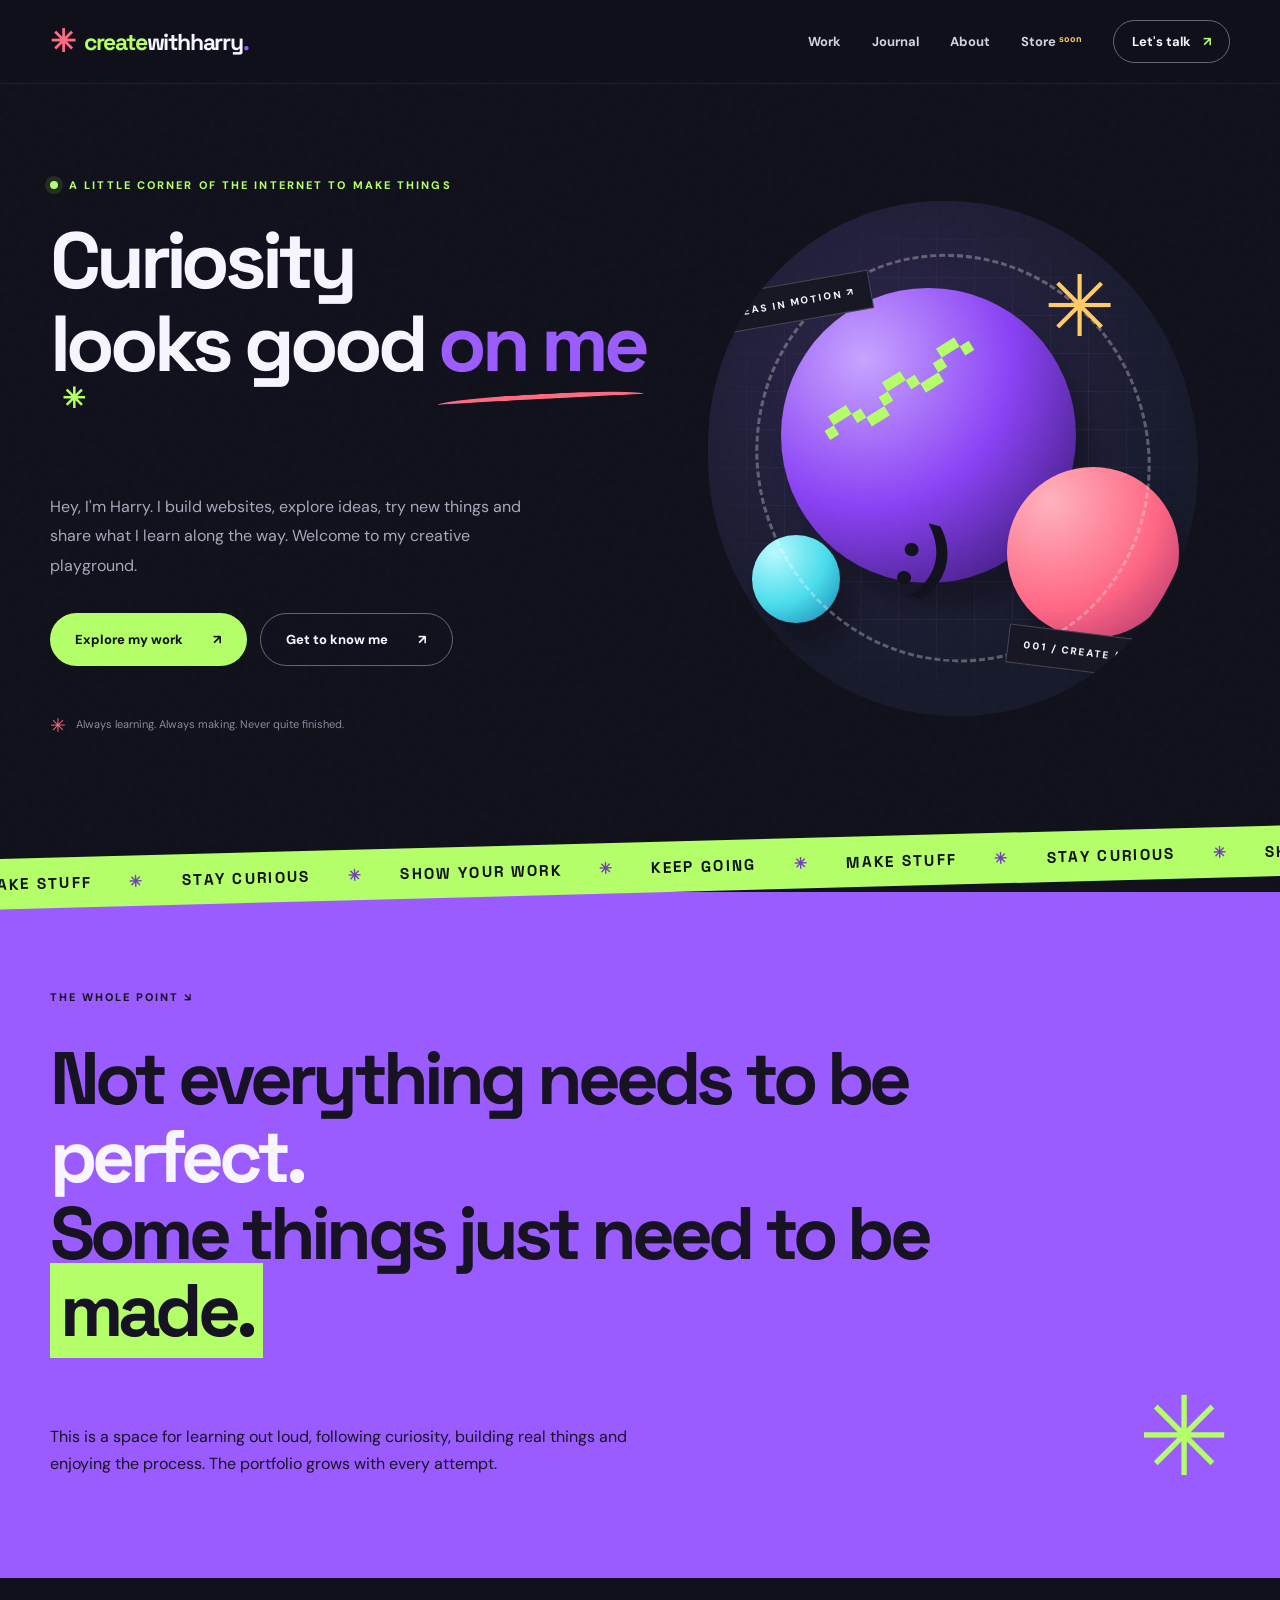
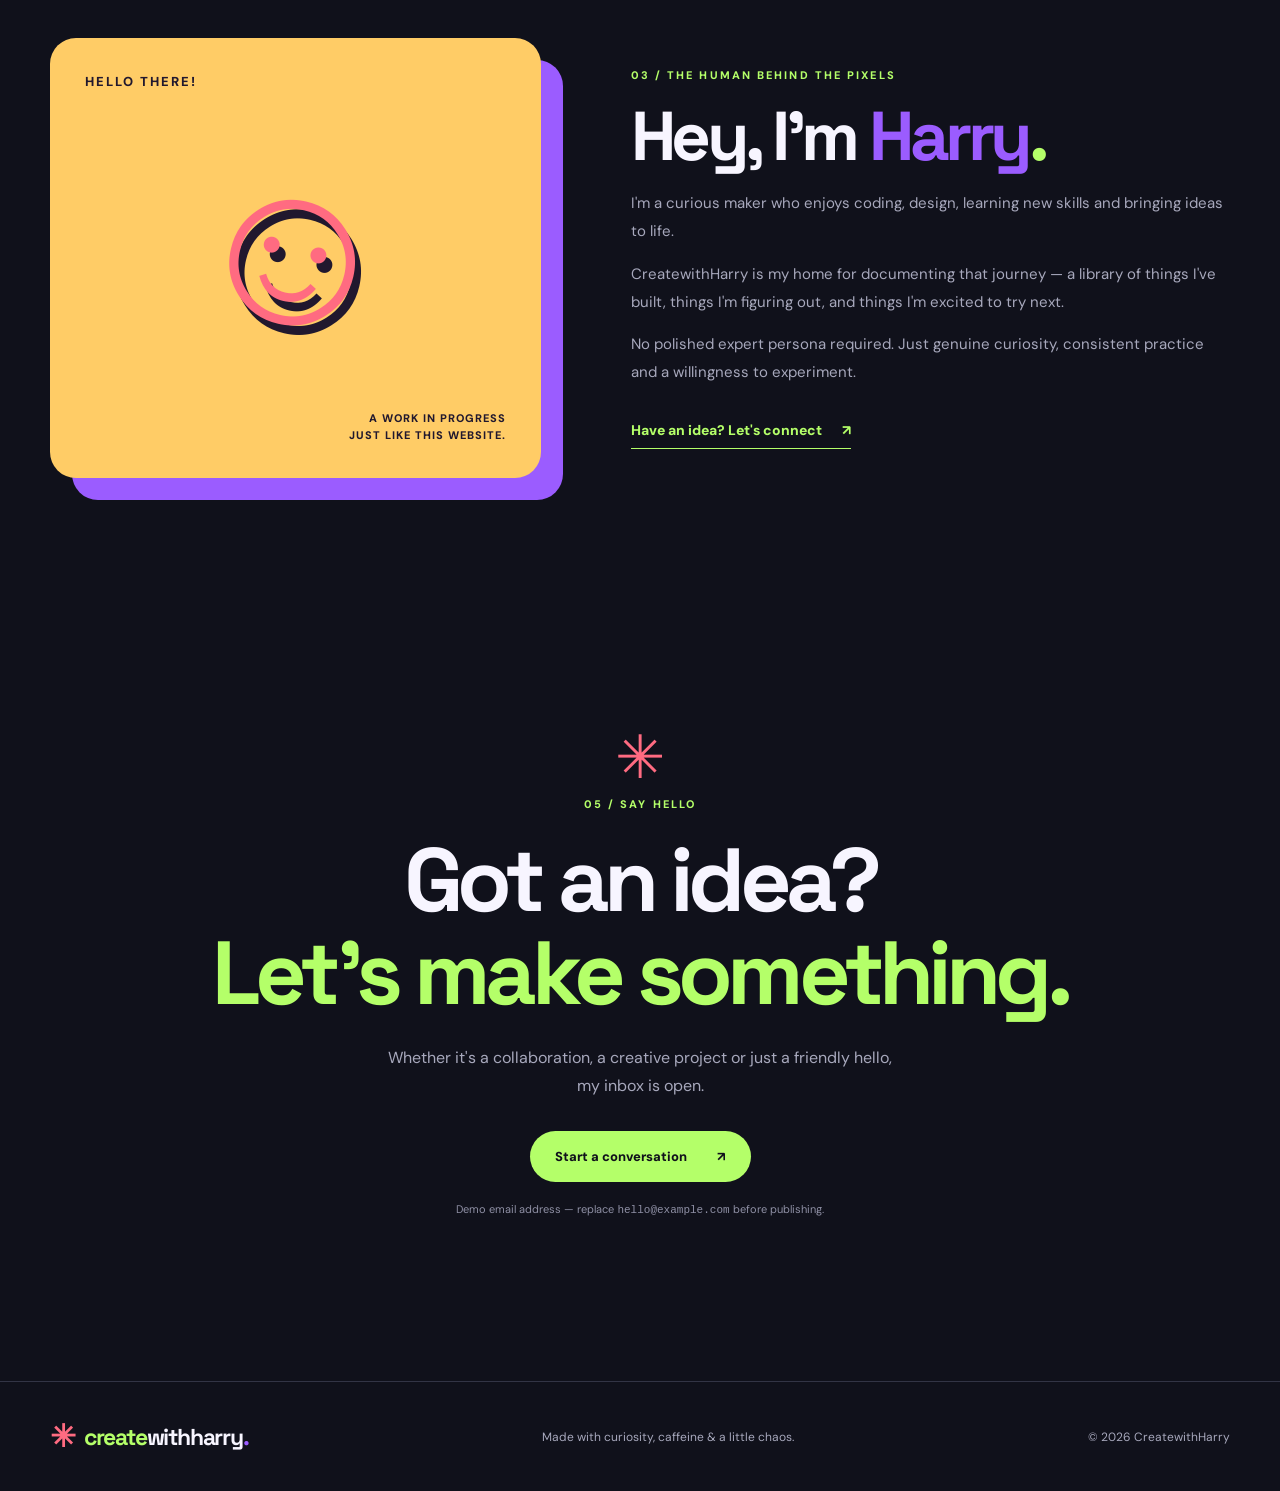
<file: index.html>
<!DOCTYPE html>

<html lang="en">
<head>
<meta charset="utf-8"/>
<meta content="width=device-width, initial-scale=1" name="viewport"/>
<meta content="#10111B" name="theme-color"/>
<meta content="CreatewithHarry — a creative playground for projects, experiments and ideas." name="description"/>
<title>Home — CreatewithHarry</title>
<link href="https://fonts.googleapis.com" rel="preconnect"/>
<link crossorigin="" href="https://fonts.gstatic.com" rel="preconnect"/>
<link href="https://fonts.googleapis.com/css2?family=DM+Sans:wght@400;500;600;700&amp;family=Space+Grotesk:wght@400;500;600;700&amp;display=swap" rel="stylesheet"/>
<link href="styles.css" rel="stylesheet">
<script defer="" src="script.js"></script>
</link></head>
<body>
<div aria-hidden="true" class="noise"></div>
<header class="site-header">
<div class="container nav-wrap">
<a aria-label="CreatewithHarry home" class="brand" href="index.html"><span class="brand-mark">✳</span><span>create<span class="brand-white">withharry</span><span class="brand-dot">.</span></span></a>
<button aria-controls="site-nav" aria-expanded="false" aria-label="Toggle navigation" class="menu-toggle"><span></span><span></span></button>
<nav aria-label="Main navigation" class="nav" id="site-nav"><a href="work.html">Work</a><a href="journal.html">Journal</a><a href="index.html#about">About</a><a href="store.html">Store <span class="soon">soon</span></a><a class="nav-contact" href="index.html#contact">Let's talk <span>↗</span></a></nav>
</div>
</header>
<main><section class="hero container" id="home">
<div class="hero-copy reveal">
<div class="eyebrow"><span class="status-dot"></span> A LITTLE CORNER OF THE INTERNET TO MAKE THINGS</div>
<h1>Curiosity<br/>looks good <span class="scribble">on me<span class="scribble-line"></span></span><span class="heading-star">✳</span></h1>
<p>Hey, I'm Harry. I build websites, explore ideas, try new things and share what I learn along the way. Welcome to my creative playground.</p>
<div class="hero-actions"><a class="btn btn-lime" href="work.html">Explore my work <span>↗</span></a><a class="btn btn-outline" href="index.html#about">Get to know me <span>↗</span></a></div>
<div class="hero-footnote"><span class="mini-asterisk">✳</span> Always learning. Always making. Never quite finished.</div>
</div>
<div aria-label="Abstract colourful creative illustration" class="hero-art reveal">
<div class="art-grid"></div><div class="orb orb-purple"></div><div class="orb orb-pink"></div><div class="orb orb-cyan"></div><div class="art-ring"></div><div class="art-squiggle">〰</div><div class="art-flower">✳</div><div class="art-label label-top">IDEAS IN MOTION ↗</div><div class="art-label label-bottom">001 / CREATE / EXPLORE</div><div class="art-smile">:)</div>
</div>
</section><div aria-hidden="true" class="ticker"><div class="ticker-track">MAKE STUFF <span>✳</span> STAY CURIOUS <span>✳</span> SHOW YOUR WORK <span>✳</span> KEEP GOING <span>✳</span> MAKE STUFF <span>✳</span> STAY CURIOUS <span>✳</span> SHOW YOUR WORK <span>✳</span> KEEP GOING <span>✳</span></div></div><section class="manifesto"><div class="container manifesto-inner reveal"><span class="manifesto-label">THE WHOLE POINT ↘</span><h2>Not everything needs to be <span>perfect.</span><br/>Some things just need to be <i>made.</i></h2><div class="manifesto-bottom"><p>This is a space for learning out loud, following curiosity, building real things and enjoying the process. The portfolio grows with every attempt.</p><span class="manifesto-icon">✳</span></div></div></section><section class="section container about-section" id="about"><div class="about-art reveal"><div class="about-art-inner"><span class="about-art-hello">HELLO THERE!</span><span class="about-art-symbol">☺</span><span class="about-art-caption">A WORK IN PROGRESS<br/>JUST LIKE THIS WEBSITE.</span></div></div><div class="about-copy reveal"><div class="section-kicker">03 / THE HUMAN BEHIND THE PIXELS</div><h2>Hey, I'm <em>Harry<span>.</span></em></h2><p>I'm a curious maker who enjoys coding, design, learning new skills and bringing ideas to life.</p><p>CreatewithHarry is my home for documenting that journey — a library of things I've built, things I'm figuring out, and things I'm excited to try next.</p><p>No polished expert persona required. Just genuine curiosity, consistent practice and a willingness to experiment.</p><a class="text-link" href="index.html#contact">Have an idea? Let's connect <span>↗</span></a></div></section><section class="contact-section container reveal" id="contact"><div class="contact-spark">✳</div><div class="section-kicker">05 / SAY HELLO</div><h2>Got an idea?<br/><span>Let's make something.</span></h2><p>Whether it's a collaboration, a creative project or just a friendly hello, my inbox is open.</p><a class="btn btn-lime" href="mailto:hello@example.com?subject=Hello%20CreatewithHarry">Start a conversation <span>↗</span></a><p class="email-warning">Demo email address — replace <code>hello@example.com</code> before publishing.</p></section></main>
<footer class="footer"><div class="container footer-inner"><a class="brand" href="index.html"><span class="brand-mark">✳</span><span>create<span class="brand-white">withharry</span><span class="brand-dot">.</span></span></a><p>Made with curiosity, caffeine &amp; a little chaos.</p><span>© <span id="year"></span> CreatewithHarry</span></div></footer>
<button aria-label="Back to top" class="back-top">↑</button>
</body>
</html>
</file>
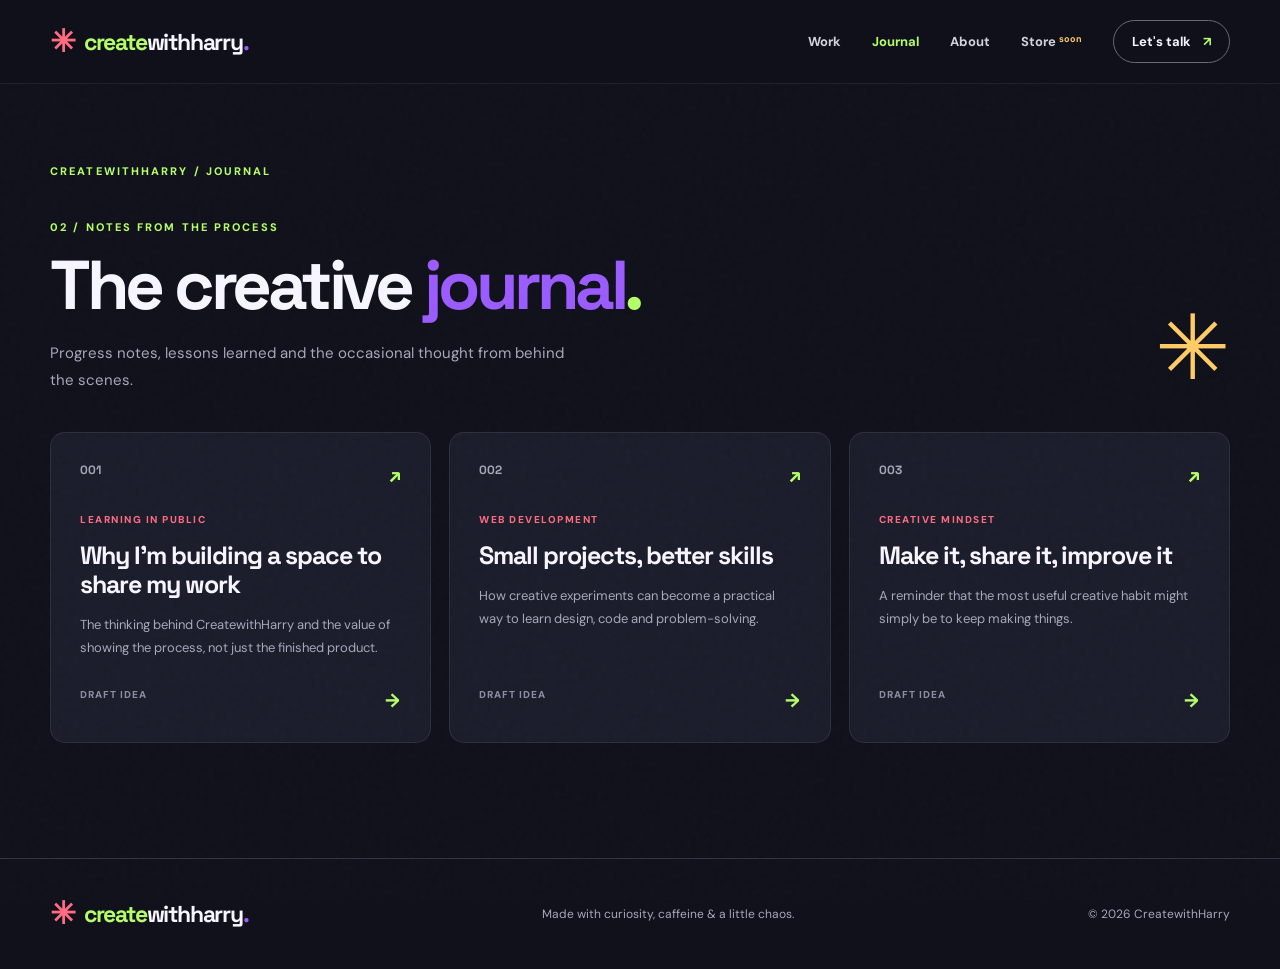
<file: journal.html>
<!DOCTYPE html>

<html lang="en">
<head>
<meta charset="utf-8"/>
<meta content="width=device-width, initial-scale=1" name="viewport"/>
<meta content="#10111B" name="theme-color"/>
<meta content="CreatewithHarry — a creative playground for projects, experiments and ideas." name="description"/>
<title>Journal — CreatewithHarry</title>
<link href="https://fonts.googleapis.com" rel="preconnect"/>
<link crossorigin="" href="https://fonts.gstatic.com" rel="preconnect"/>
<link href="https://fonts.googleapis.com/css2?family=DM+Sans:wght@400;500;600;700&amp;family=Space+Grotesk:wght@400;500;600;700&amp;display=swap" rel="stylesheet"/>
<link href="styles.css" rel="stylesheet"/>
<script defer="" src="script.js"></script>
</head>
<body>
<div aria-hidden="true" class="noise"></div>
<header class="site-header">
<div class="container nav-wrap">
<a aria-label="CreatewithHarry home" class="brand" href="index.html"><span class="brand-mark">✳</span><span>create<span class="brand-white">withharry</span><span class="brand-dot">.</span></span></a>
<button aria-controls="site-nav" aria-expanded="false" aria-label="Toggle navigation" class="menu-toggle"><span></span><span></span></button>
<nav aria-label="Main navigation" class="nav" id="site-nav"><a href="work.html">Work</a><a aria-current="page" href="journal.html">Journal</a><a href="index.html#about">About</a><a href="store.html">Store <span class="soon">soon</span></a><a class="nav-contact" href="index.html#contact">Let's talk <span>↗</span></a></nav>
</div>
</header>
<main><div class="page-intro container"><span class="section-kicker">CREATEWITHHARRY / JOURNAL</span></div><section class="section container journal-section" id="journal"><div class="section-top reveal"><div><div class="section-kicker">02 / NOTES FROM THE PROCESS</div><h2>The creative <em>journal<span>.</span></em></h2><p class="section-description">Progress notes, lessons learned and the occasional thought from behind the scenes.</p></div><span class="section-decoration yellow">✳</span></div><div class="journal-grid"><article class="journal-card reveal"><span class="journal-index">001 <span>↗</span></span><span class="journal-category">LEARNING IN PUBLIC</span><h3>Why I'm building a space to share my work</h3><p>The thinking behind CreatewithHarry and the value of showing the process, not just the finished product.</p><span class="journal-bottom">DRAFT IDEA <span>→</span></span></article><article class="journal-card reveal"><span class="journal-index">002 <span>↗</span></span><span class="journal-category">WEB DEVELOPMENT</span><h3>Small projects, better skills</h3><p>How creative experiments can become a practical way to learn design, code and problem-solving.</p><span class="journal-bottom">DRAFT IDEA <span>→</span></span></article><article class="journal-card reveal"><span class="journal-index">003 <span>↗</span></span><span class="journal-category">CREATIVE MINDSET</span><h3>Make it, share it, improve it</h3><p>A reminder that the most useful creative habit might simply be to keep making things.</p><span class="journal-bottom">DRAFT IDEA <span>→</span></span></article></div></section></main>
<footer class="footer"><div class="container footer-inner"><a class="brand" href="index.html"><span class="brand-mark">✳</span><span>create<span class="brand-white">withharry</span><span class="brand-dot">.</span></span></a><p>Made with curiosity, caffeine &amp; a little chaos.</p><span>© <span id="year"></span> CreatewithHarry</span></div></footer>
<button aria-label="Back to top" class="back-top">↑</button>
</body>
</html>
</file>
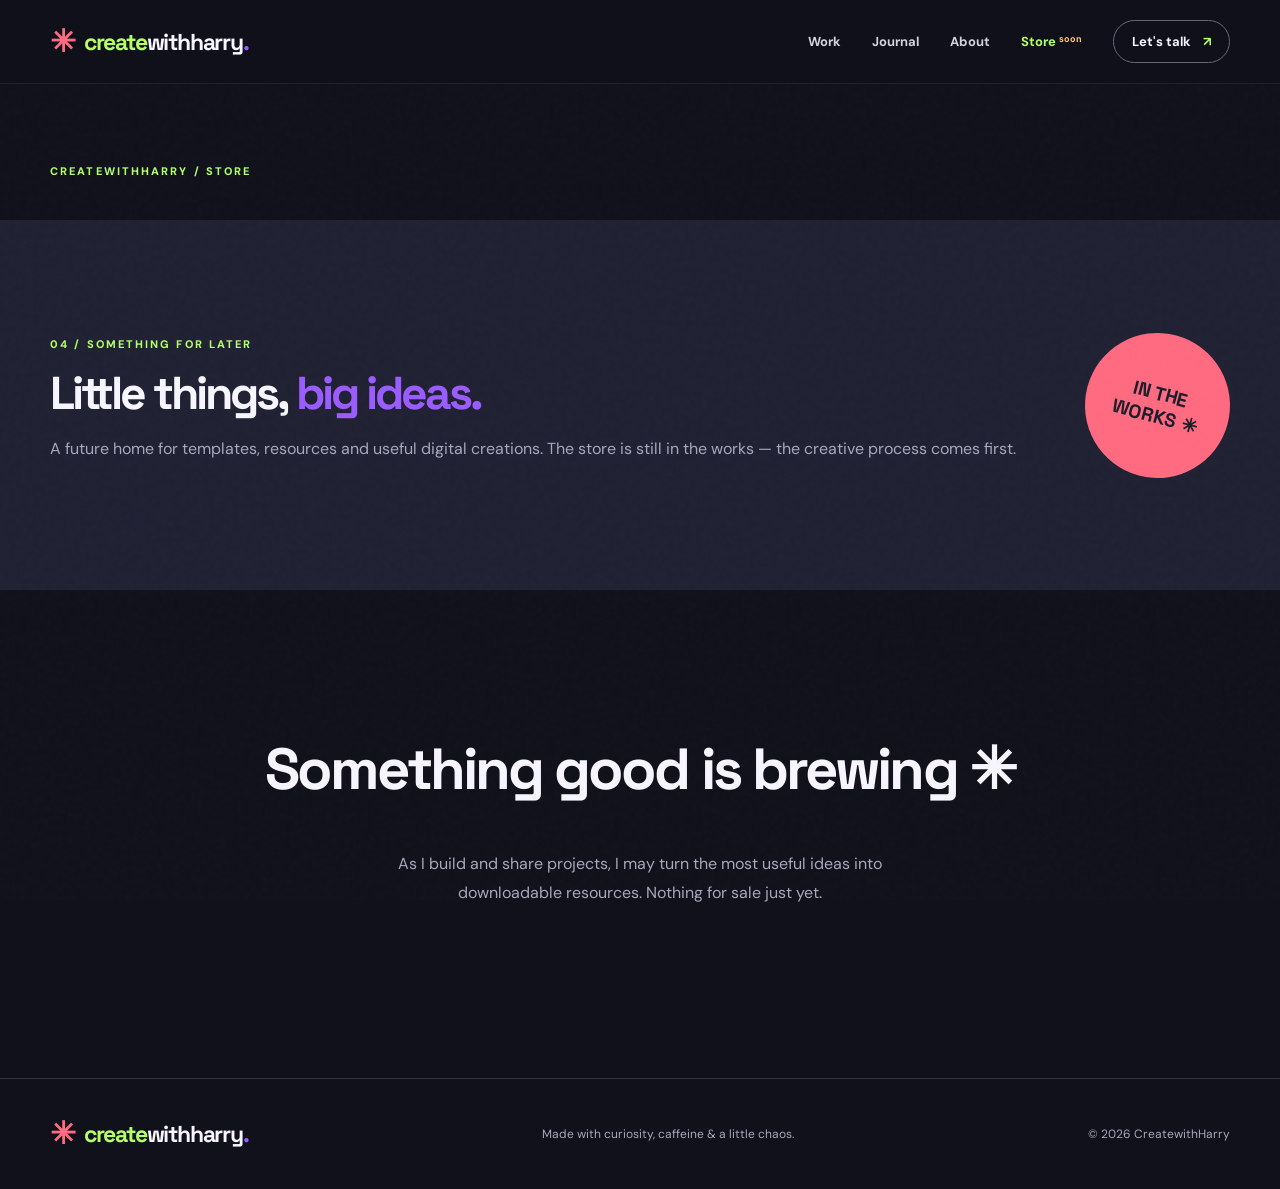
<file: store.html>
<!DOCTYPE html>

<html lang="en">
<head>
<meta charset="utf-8"/>
<meta content="width=device-width, initial-scale=1" name="viewport"/>
<meta content="#10111B" name="theme-color"/>
<meta content="CreatewithHarry — a creative playground for projects, experiments and ideas." name="description"/>
<title>Store — CreatewithHarry</title>
<link href="https://fonts.googleapis.com" rel="preconnect"/>
<link crossorigin="" href="https://fonts.gstatic.com" rel="preconnect"/>
<link href="https://fonts.googleapis.com/css2?family=DM+Sans:wght@400;500;600;700&amp;family=Space+Grotesk:wght@400;500;600;700&amp;display=swap" rel="stylesheet"/>
<link href="styles.css" rel="stylesheet"/>
<script defer="" src="script.js"></script>
</head>
<body>
<div aria-hidden="true" class="noise"></div>
<header class="site-header">
<div class="container nav-wrap">
<a aria-label="CreatewithHarry home" class="brand" href="index.html"><span class="brand-mark">✳</span><span>create<span class="brand-white">withharry</span><span class="brand-dot">.</span></span></a>
<button aria-controls="site-nav" aria-expanded="false" aria-label="Toggle navigation" class="menu-toggle"><span></span><span></span></button>
<nav aria-label="Main navigation" class="nav" id="site-nav"><a href="work.html">Work</a><a href="journal.html">Journal</a><a href="index.html#about">About</a><a aria-current="page" href="store.html">Store <span class="soon">soon</span></a><a class="nav-contact" href="index.html#contact">Let's talk <span>↗</span></a></nav>
</div>
</header>
<main><div class="page-intro container"><span class="section-kicker">CREATEWITHHARRY / STORE</span></div><section class="store-strip store-page" id="store"><div class="container store-inner reveal"><div><span class="section-kicker">04 / SOMETHING FOR LATER</span><h2>Little things, <em>big ideas.</em></h2><p>A future home for templates, resources and useful digital creations. The store is still in the works — the creative process comes first.</p></div><span class="store-sticker">IN THE<br/>WORKS ✳</span></div></section><section class="container store-message reveal"><h2>Something good is brewing ✳</h2><p>As I build and share projects, I may turn the most useful ideas into downloadable resources. Nothing for sale just yet.</p></section></main>
<footer class="footer"><div class="container footer-inner"><a class="brand" href="index.html"><span class="brand-mark">✳</span><span>create<span class="brand-white">withharry</span><span class="brand-dot">.</span></span></a><p>Made with curiosity, caffeine &amp; a little chaos.</p><span>© <span id="year"></span> CreatewithHarry</span></div></footer>
<button aria-label="Back to top" class="back-top">↑</button>
</body>
</html>
</file>
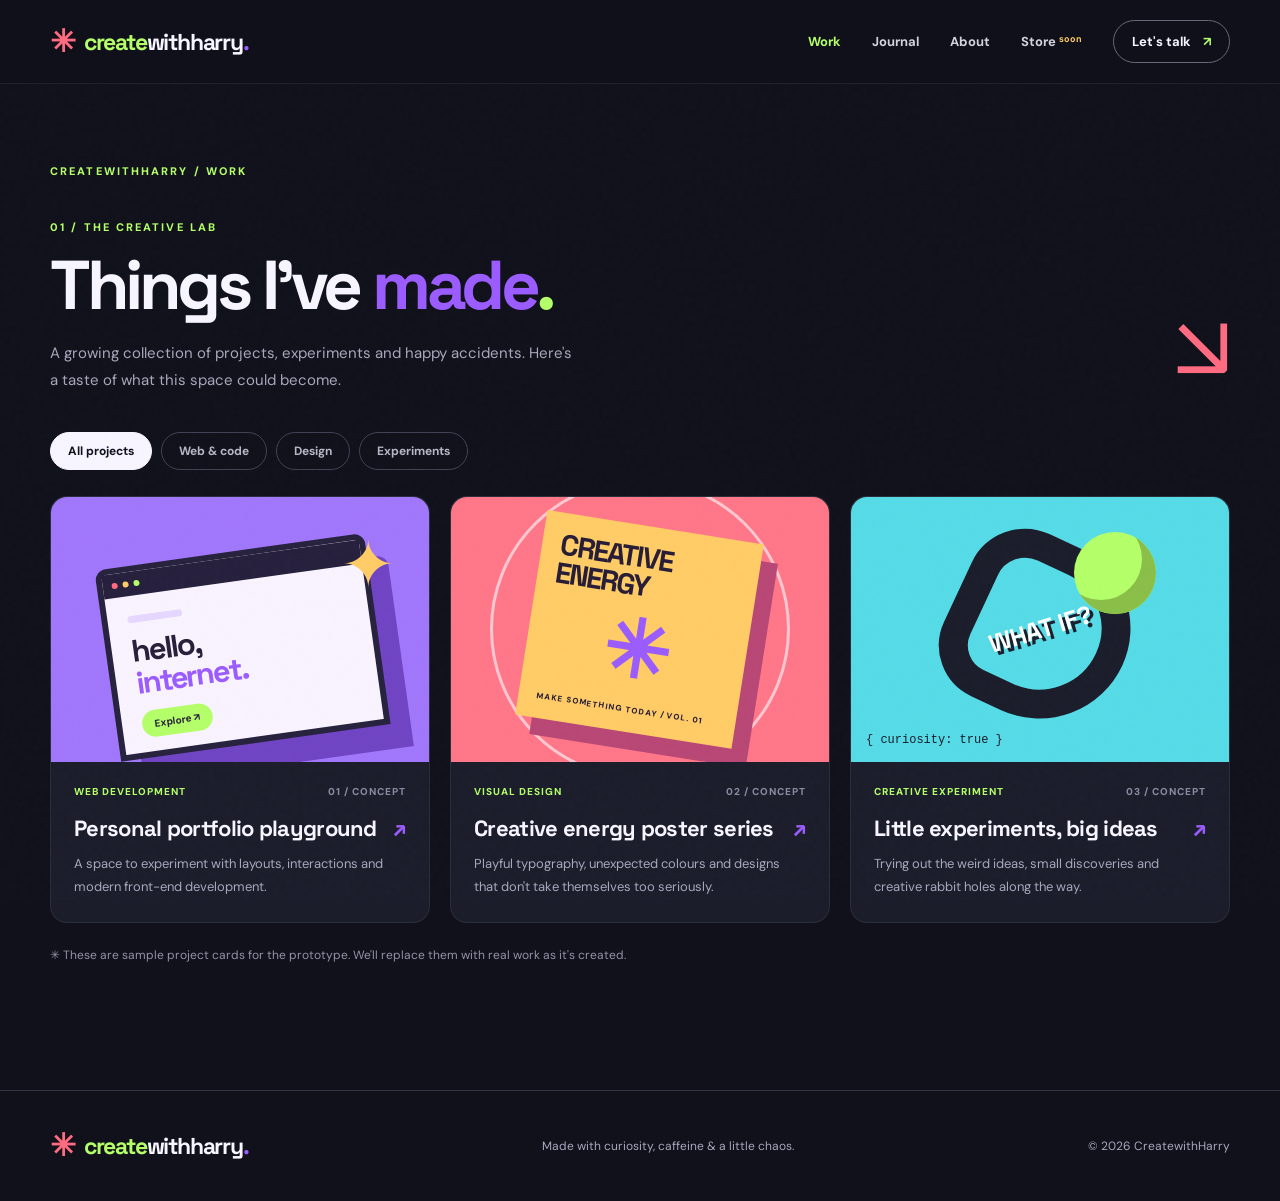
<file: work.html>
<!DOCTYPE html>

<html lang="en">
<head>
<meta charset="utf-8"/>
<meta content="width=device-width, initial-scale=1" name="viewport"/>
<meta content="#10111B" name="theme-color"/>
<meta content="CreatewithHarry — a creative playground for projects, experiments and ideas." name="description"/>
<title>Work — CreatewithHarry</title>
<link href="https://fonts.googleapis.com" rel="preconnect"/>
<link crossorigin="" href="https://fonts.gstatic.com" rel="preconnect"/>
<link href="https://fonts.googleapis.com/css2?family=DM+Sans:wght@400;500;600;700&amp;family=Space+Grotesk:wght@400;500;600;700&amp;display=swap" rel="stylesheet"/>
<link href="styles.css" rel="stylesheet"/>
<script defer="" src="script.js"></script>
</head>
<body>
<div aria-hidden="true" class="noise"></div>
<header class="site-header">
<div class="container nav-wrap">
<a aria-label="CreatewithHarry home" class="brand" href="index.html"><span class="brand-mark">✳</span><span>create<span class="brand-white">withharry</span><span class="brand-dot">.</span></span></a>
<button aria-controls="site-nav" aria-expanded="false" aria-label="Toggle navigation" class="menu-toggle"><span></span><span></span></button>
<nav aria-label="Main navigation" class="nav" id="site-nav"><a aria-current="page" href="work.html">Work</a><a href="journal.html">Journal</a><a href="index.html#about">About</a><a href="store.html">Store <span class="soon">soon</span></a><a class="nav-contact" href="index.html#contact">Let's talk <span>↗</span></a></nav>
</div>
</header>
<main><div class="page-intro container"><span class="section-kicker">CREATEWITHHARRY / WORK</span></div><section class="section container" id="work">
<div class="section-top reveal"><div><div class="section-kicker">01 / THE CREATIVE LAB</div><h2>Things I've <em>made<span>.</span></em></h2><p class="section-description">A growing collection of projects, experiments and happy accidents. Here's a taste of what this space could become.</p></div><span class="section-decoration">↘</span></div>
<div aria-label="Filter projects" class="filters" role="group"><button aria-pressed="true" class="filter active" data-filter="all">All projects</button><button aria-pressed="false" class="filter" data-filter="web">Web &amp; code</button><button aria-pressed="false" class="filter" data-filter="design">Design</button><button aria-pressed="false" class="filter" data-filter="experiments">Experiments</button></div>
<div class="projects-grid">
<article class="project-card reveal" data-category="web"><div class="project-visual visual-purple"><div class="mock-browser"><div class="mock-browser-top"><i></i><i></i><i></i></div><div class="mock-browser-content"><span class="mock-pill"></span><div class="mock-heading">hello,<br/><b>internet.</b></div><span class="mock-button">Explore ↗</span></div></div><span class="project-visual-star">✦</span></div><div class="project-info"><div class="project-meta"><span>WEB DEVELOPMENT</span><span>01 / CONCEPT</span></div><h3>Personal portfolio playground <span>↗</span></h3><p>A space to experiment with layouts, interactions and modern front-end development.</p></div></article>
<article class="project-card reveal" data-category="design"><div class="project-visual visual-coral"><div class="poster"><span>CREATIVE<br/>ENERGY</span><strong>✳</strong><small>MAKE SOMETHING TODAY / VOL. 01</small></div><div class="poster-orbit"></div></div><div class="project-info"><div class="project-meta"><span>VISUAL DESIGN</span><span>02 / CONCEPT</span></div><h3>Creative energy poster series <span>↗</span></h3><p>Playful typography, unexpected colours and designs that don't take themselves too seriously.</p></div></article>
<article class="project-card reveal" data-category="experiments"><div class="project-visual visual-cyan"><div class="experimental-shape"><div class="shape-ring"></div><div class="shape-ball"></div><span>WHAT IF?</span></div><div class="tiny-code">{ curiosity: true }</div></div><div class="project-info"><div class="project-meta"><span>CREATIVE EXPERIMENT</span><span>03 / CONCEPT</span></div><h3>Little experiments, big ideas <span>↗</span></h3><p>Trying out the weird ideas, small discoveries and creative rabbit holes along the way.</p></div></article>
</div>
<p class="prototype-note">✳ These are sample project cards for the prototype. We'll replace them with real work as it's created.</p>
</section></main>
<footer class="footer"><div class="container footer-inner"><a class="brand" href="index.html"><span class="brand-mark">✳</span><span>create<span class="brand-white">withharry</span><span class="brand-dot">.</span></span></a><p>Made with curiosity, caffeine &amp; a little chaos.</p><span>© <span id="year"></span> CreatewithHarry</span></div></footer>
<button aria-label="Back to top" class="back-top">↑</button>
</body>
</html>
</file>
<file: styles.css>
:root{--bg:#10111B;--surface:#1B1D2B;--white:#F7F5FF;--muted:#A7A8BC;--purple:#9B5CFF;--lime:#B4FF69;--coral:#FF6B81;--cyan:#48DCEB;--yellow:#FFCC66;--line:#323445}*{box-sizing:border-box}html{scroll-behavior:smooth}body{margin:0;background:var(--bg);color:var(--white);font-family:'DM Sans',sans-serif;overflow-x:hidden}a{color:inherit;text-decoration:none}button{font:inherit}::selection{background:var(--lime);color:var(--bg)}.container{width:min(1180px,calc(100% - 64px));margin:auto}.noise{position:fixed;inset:0;z-index:20;pointer-events:none;opacity:.055;background-image:url("data:image/svg+xml,%3Csvg viewBox='0 0 180 180' xmlns='http://www.w3.org/2000/svg'%3E%3Cfilter id='n'%3E%3CfeTurbulence type='fractalNoise' baseFrequency='.85' numOctaves='3' stitchTiles='stitch'/%3E%3C/filter%3E%3Crect width='100%25' height='100%25' filter='url(%23n)' opacity='.35'/%3E%3C/svg%3E")}.site-header{position:sticky;top:0;z-index:30;background:#10111be8;backdrop-filter:blur(18px);border-bottom:1px solid #ffffff12}.nav-wrap{min-height:83px;display:flex;justify-content:space-between;align-items:center;gap:30px}.brand{display:inline-flex;align-items:center;gap:9px;font-family:'Space Grotesk',sans-serif;font-weight:700;letter-spacing:-1.2px;font-size:23px;color:var(--lime);white-space:nowrap}.brand-mark{font-size:31px;line-height:1;color:var(--coral)}.brand-white{color:var(--white)}.brand-dot{color:var(--purple)}.nav{display:flex;align-items:center;gap:31px;font-size:13px;font-weight:700}.nav>a:not(.nav-contact){color:#d3d2df;transition:color .2s}.nav>a:hover{color:var(--lime)}.soon{font-size:9px;color:var(--yellow);vertical-align:top}.nav-contact{border:1px solid #68687b;border-radius:50px;padding:12px 18px}.nav-contact span{color:var(--lime);margin-left:9px}.menu-toggle{display:none}.hero{min-height:680px;padding-top:94px;padding-bottom:105px;display:grid;grid-template-columns:1.08fr .92fr;gap:45px;align-items:center}.eyebrow,.section-kicker{font-size:11px;font-weight:800;letter-spacing:2.1px;color:var(--lime)}.eyebrow{display:flex;align-items:center;gap:11px}.status-dot{width:8px;height:8px;border-radius:50%;background:var(--lime);box-shadow:0 0 0 5px #b4ff691e}.hero h1,.section h2,.manifesto h2,.contact-section h2,.store-strip h2{font-family:'Space Grotesk',sans-serif;letter-spacing:-.065em;line-height:1.04}.hero h1{font-size:clamp(60px,6.2vw,100px);margin:28px 0 24px;font-weight:700}.scribble{position:relative;color:var(--purple);white-space:nowrap}.scribble-line{position:absolute;left:0;right:0;bottom:-11px;height:11px;border-top:5px solid var(--coral);border-radius:50%;transform:rotate(-3deg)}.heading-star{display:inline-block;color:var(--lime);font-size:.35em;vertical-align:top;margin-left:12px;animation:spin 14s linear infinite}.hero-copy>p{max-width:500px;color:var(--muted);line-height:1.85;font-size:16px}.hero-actions{display:flex;gap:13px;flex-wrap:wrap;margin-top:33px}.btn{display:inline-flex;justify-content:center;align-items:center;gap:30px;border-radius:100px;padding:17px 25px;font-size:13px;font-weight:800;transition:transform .2s,background .2s}.btn:hover{transform:translateY(-4px)}.btn-lime{background:var(--lime);color:var(--bg)}.btn-outline{border:1px solid #666679;color:var(--white)}.btn-outline:hover{background:var(--surface)}.hero-footnote{margin-top:47px;font-size:11px;color:#88899d}.mini-asterisk{color:var(--coral);font-size:19px;vertical-align:middle;margin-right:7px}.hero-art{position:relative;aspect-ratio:1/1.05;max-height:515px;border-radius:48% 52% 49% 51%;background:radial-gradient(circle at 38% 35%,#2d254c,#171a2b 65%);overflow:hidden;isolation:isolate}.art-grid{position:absolute;inset:0;background-image:linear-gradient(#ffffff0c 1px,transparent 1px),linear-gradient(90deg,#ffffff0c 1px,transparent 1px);background-size:38px 38px;mask-image:radial-gradient(circle,#000 40%,transparent 75%)}.orb{position:absolute;border-radius:50%;filter:drop-shadow(15px 24px 10px #0004)}.orb-purple{width:60%;aspect-ratio:1;left:15%;top:17%;background:radial-gradient(circle at 28% 24%,#c8a5ff,#8b42f5 48%,#48208b 83%);animation:float 6s ease-in-out infinite}.orb-pink{width:35%;aspect-ratio:1;right:4%;bottom:15%;background:radial-gradient(circle at 25% 20%,#ffb3be,#ff6684 58%,#a72e68);animation:float 5s ease-in-out infinite reverse}.orb-cyan{width:18%;aspect-ratio:1;left:9%;bottom:18%;background:radial-gradient(circle at 25% 20%,#b9faff,#48dceb 55%,#1180b2)}.art-ring{position:absolute;inset:10%;border:3px dashed #ffffff4b;border-radius:50%;transform:rotate(-24deg)}.art-squiggle{position:absolute;font-size:170px;color:var(--lime);left:23%;top:20%;transform:rotate(-32deg);font-family:serif}.art-flower{position:absolute;right:17%;top:10%;font-size:85px;color:var(--yellow);animation:spin 18s linear infinite}.art-smile{position:absolute;left:39%;bottom:20%;font-size:82px;font-weight:800;transform:rotate(15deg);color:#11121c}.art-label{position:absolute;font-size:10px;letter-spacing:2px;font-weight:800;background:#171724;color:var(--white);padding:12px 15px;border:1px solid #ffffff33}.label-top{top:16%;left:1%;transform:rotate(-10deg)}.label-bottom{right:0;bottom:8%;transform:rotate(7deg)}.ticker{background:var(--lime);color:var(--bg);overflow:hidden;transform:rotate(-1.5deg) scale(1.03);padding:15px 0}.ticker-track{white-space:nowrap;width:max-content;font-family:'Space Grotesk',sans-serif;font-size:15px;font-weight:800;letter-spacing:2px;animation:marquee 34s linear infinite}.ticker-track span{color:#7040b7;margin:0 30px}.section{padding-top:125px;padding-bottom:115px}.section-top{display:flex;justify-content:space-between;align-items:end;margin-bottom:38px}.section h2{font-size:clamp(44px,5.4vw,72px);margin:16px 0 18px}.section h2 em,.store-strip h2 em{font-style:normal;color:var(--purple)}.section h2 em span{color:var(--lime)}.section-description{max-width:530px;color:var(--muted);line-height:1.8;font-size:15px;margin:0}.section-decoration{font-size:90px;color:var(--coral);line-height:1}.section-decoration.yellow{color:var(--yellow)}.filters{display:flex;flex-wrap:wrap;gap:9px;margin:35px 0 26px}.filter{border:1px solid #404254;border-radius:50px;padding:10px 17px;background:transparent;color:#b7b7c6;font-size:12px;font-weight:700;cursor:pointer;transition:all .2s}.filter:hover{border-color:var(--lime);color:var(--white)}.filter.active{background:var(--white);color:var(--bg);border-color:var(--white)}.projects-grid{display:grid;grid-template-columns:repeat(3,1fr);gap:20px}.project-card{min-width:0;background:var(--surface);border:1px solid #ffffff12;border-radius:17px;overflow:hidden;transition:transform .25s,border-color .25s}.project-card:hover{transform:translateY(-7px);border-color:#ffffff50}.project-card[hidden]{display:none}.project-visual{height:265px;position:relative;overflow:hidden;display:flex;align-items:center;justify-content:center}.visual-purple{background:#a177fb}.mock-browser{width:72%;height:73%;border:6px solid #27223d;border-radius:11px 11px 0 0;background:#f9f3ff;transform:rotate(-8deg) translateY(18px);box-shadow:20px 25px 0 #7044c4}.mock-browser-top{height:24px;background:#26203d;display:flex;align-items:center;gap:5px;padding-left:9px}.mock-browser-top i{height:6px;width:6px;border-radius:50%;background:#ff6b81}.mock-browser-top i:nth-child(2){background:#ffcc66}.mock-browser-top i:nth-child(3){background:#b4ff69}.mock-browser-content{padding:20px;color:#27203b}.mock-pill{display:block;background:#e5d7ff;width:55px;height:7px;border-radius:20px}.mock-heading{font:700 31px/1.02 'Space Grotesk',sans-serif;letter-spacing:-2px;margin:13px 0}.mock-heading b{color:#9b5cff}.mock-button{display:inline-block;background:#b4ff69;padding:7px 12px;border-radius:30px;font-size:10px;font-weight:700}.project-visual-star{position:absolute;color:var(--yellow);font-size:65px;right:9%;top:10%}.visual-coral{background:#ff7789}.poster{position:relative;z-index:1;width:58%;height:78%;padding:18px;background:#ffcc66;color:#271d36;transform:rotate(9deg);box-shadow:17px 17px 0 #b94775;display:flex;flex-direction:column;justify-content:space-between}.poster>span{font:800 29px/.95 'Space Grotesk',sans-serif;letter-spacing:-1.8px}.poster strong{font-size:80px;text-align:center;color:#9b5cff;line-height:.8}.poster small{font-size:8px;font-weight:800;letter-spacing:1px}.poster-orbit{position:absolute;border:3px solid #ffffff99;width:300px;height:300px;border-radius:50%}.visual-cyan{background:#55dbe7}.experimental-shape{position:relative;width:195px;height:195px;display:flex;justify-content:center;align-items:center}.shape-ring{width:180px;height:180px;border:29px solid #1b1d2b;border-radius:40% 60% 62% 38%;transform:rotate(25deg)}.shape-ball{position:absolute;right:-18px;top:0;width:82px;height:82px;border-radius:50%;background:var(--lime);box-shadow:inset -14px -14px 0 #8abf48}.experimental-shape>span{position:absolute;color:#fff;font:800 25px 'Space Grotesk',sans-serif;transform:rotate(-17deg);text-shadow:3px 4px #1b1d2b}.tiny-code{position:absolute;bottom:15px;left:15px;font:12px monospace;color:#1b1d2b}.project-info{padding:23px}.project-meta{display:flex;justify-content:space-between;gap:8px;font-size:10px;letter-spacing:1px;font-weight:800;color:var(--lime)}.project-meta span:last-child{color:#898ba1}.project-info h3{font:700 22px/1.2 'Space Grotesk',sans-serif;letter-spacing:-.7px;margin:17px 0 12px;display:flex;justify-content:space-between;gap:10px}.project-info h3 span{color:var(--purple)}.project-info p{font-size:13px;line-height:1.75;color:var(--muted);margin:0}.prototype-note{font-size:12px;color:#9293a8;margin-top:24px}.manifesto{background:var(--purple);color:#171322;padding:93px 0 85px;overflow:hidden}.manifesto-label{font-size:11px;letter-spacing:2px;font-weight:800}.manifesto h2{font-size:clamp(39px,5.8vw,78px);max-width:1050px;margin:34px 0}.manifesto h2 span{color:var(--white)}.manifesto h2 i{font-style:normal;background:var(--lime);padding:0 10px;white-space:nowrap}.manifesto-bottom{display:flex;align-items:end;justify-content:space-between;gap:20px}.manifesto-bottom p{font-size:16px;line-height:1.7;max-width:620px}.manifesto-icon{font-size:110px;color:var(--lime);line-height:1;animation:spin 20s linear infinite}.journal-grid{display:grid;grid-template-columns:repeat(3,1fr);gap:18px}.journal-card{background:var(--surface);padding:29px;border:1px solid #ffffff15;border-radius:15px;min-height:305px;display:flex;flex-direction:column;transition:transform .2s}.journal-card:hover{transform:translateY(-5px)}.journal-index{font:700 12px 'Space Grotesk',sans-serif;color:var(--muted);display:flex;justify-content:space-between}.journal-index span{color:var(--lime);font-size:20px}.journal-category{color:var(--coral);font-size:10px;letter-spacing:1.5px;font-weight:800;margin-top:25px}.journal-card h3{font:700 25px/1.17 'Space Grotesk',sans-serif;letter-spacing:-1px;margin:15px 0}.journal-card p{color:var(--muted);font-size:13px;line-height:1.75;margin:0}.journal-bottom{margin-top:auto;padding-top:28px;font-size:10px;font-weight:800;letter-spacing:1px;color:#8d8ea4;display:flex;justify-content:space-between}.journal-bottom span{color:var(--lime);font-size:19px}.about-section{display:grid;grid-template-columns:.9fr 1.1fr;gap:90px;align-items:center;padding-top:60px}.about-art{background:#ffcc66;min-height:440px;border-radius:26px;transform:rotate(-3deg);box-shadow:22px 22px 0 #9b5cff}.about-art-inner{min-height:440px;display:flex;flex-direction:column;justify-content:space-between;align-items:center;padding:35px;color:#21182e}.about-art-hello{align-self:flex-start;font-weight:800;letter-spacing:2px;font-size:13px}.about-art-symbol{font-size:210px;font-family:'Space Grotesk',sans-serif;line-height:1;transform:rotate(13deg);color:#ff6b81;text-shadow:8px 8px #21182e}.about-art-caption{align-self:flex-end;text-align:right;font-size:11px;font-weight:800;letter-spacing:1px;line-height:1.5}.about-copy h2{margin-top:19px}.about-copy p{font-size:15px;line-height:1.85;color:var(--muted)}.text-link{display:inline-flex;gap:20px;color:var(--lime);font-weight:800;font-size:14px;margin-top:19px;border-bottom:1px solid var(--lime);padding-bottom:9px}.store-strip{background:#202133;padding:67px 0}.store-inner{display:flex;justify-content:space-between;align-items:center;gap:35px}.store-strip h2{font-size:clamp(31px,3.6vw,48px);margin:17px 0}.store-strip p{color:var(--muted);line-height:1.7}.store-sticker{background:var(--coral);color:#1b1d2b;border-radius:50%;width:145px;height:145px;flex-shrink:0;display:flex;justify-content:center;align-items:center;text-align:center;font:800 19px/1.2 'Space Grotesk',sans-serif;transform:rotate(15deg)}.contact-section{text-align:center;padding-top:125px;padding-bottom:130px}.contact-spark{font-size:60px;color:var(--coral)}.contact-section h2{font-size:clamp(52px,7vw,95px);margin:23px 0}.contact-section h2 span{color:var(--lime)}.contact-section>p{max-width:510px;margin:0 auto 30px;color:var(--muted);line-height:1.8}.contact-section .email-warning{font-size:11px;margin-top:18px;color:#8f90a5}.footer{border-top:1px solid var(--line);padding:35px 0}.footer-inner{display:flex;justify-content:space-between;align-items:center;gap:20px}.footer p,.footer-inner>span{color:var(--muted);font-size:12px}.back-top{position:fixed;right:25px;bottom:25px;width:45px;height:45px;border-radius:50%;background:var(--lime);color:var(--bg);border:0;font-size:24px;cursor:pointer;z-index:40;opacity:0;pointer-events:none;transform:translateY(15px);transition:all .2s}.back-top.visible{opacity:1;pointer-events:auto;transform:translateY(0)}.reveal{opacity:0;transform:translateY(25px);transition:opacity .7s,transform .7s}.reveal.in-view{opacity:1;transform:translateY(0)}@keyframes float{50%{transform:translateY(-18px)}}@keyframes spin{to{transform:rotate(360deg)}}@keyframes marquee{to{transform:translateX(-50%)}}@media(max-width:900px){.hero{grid-template-columns:1fr;padding-top:65px}.hero-art{max-width:550px;width:100%;margin:auto}.projects-grid,.journal-grid{grid-template-columns:repeat(2,1fr)}.about-section{gap:45px}.about-art,.about-art-inner{min-height:360px}.about-art-symbol{font-size:150px}.nav{gap:16px}}@media(max-width:650px){.container{width:min(100% - 36px,1180px)}.nav-wrap{min-height:70px}.brand{font-size:20px}.menu-toggle{display:flex;flex-direction:column;gap:6px;background:none;border:0;padding:10px;cursor:pointer}.menu-toggle span{width:23px;height:2px;background:var(--white)}.nav{display:none;position:absolute;top:69px;left:0;right:0;padding:25px 20px;background:#171823;flex-direction:column;align-items:stretch;gap:20px;border-bottom:1px solid var(--line)}.nav.open{display:flex}.nav-contact{align-self:flex-start}.hero{padding-top:55px;padding-bottom:70px;gap:50px;min-height:0}.hero h1{font-size:clamp(50px,12vw,72px)}.hero-art{max-width:420px}.hero-footnote{margin-top:30px}.section{padding-top:80px;padding-bottom:75px}.section-decoration{font-size:50px}.projects-grid,.journal-grid{grid-template-columns:1fr}.project-visual{height:280px}.manifesto{padding:75px 0}.manifesto-icon{font-size:65px}.about-section{grid-template-columns:1fr;gap:65px}.about-art{margin:0 20px 0 5px}.store-inner{align-items:flex-start}.store-sticker{width:100px;height:100px;font-size:14px}.footer-inner{flex-direction:column;align-items:flex-start}.contact-section{padding-top:90px;padding-bottom:90px}.contact-section h2{font-size:clamp(45px,10vw,70px)}}@media(prefers-reduced-motion:reduce){*,*::before,*::after{scroll-behavior:auto!important;animation:none!important;transition:none!important}.reveal{opacity:1;transform:none}}

/* Multi-page additions */
.nav a[aria-current="page"]{color:var(--lime);}
.page-intro{padding-top:75px;margin-bottom:-85px;}
.store-page{margin-top:125px;min-height:370px;display:flex;align-items:center;}
.store-message{text-align:center;padding:100px 0 150px;}
.store-message h2{font:700 clamp(32px,5vw,58px)/1.1 'Space Grotesk',sans-serif;letter-spacing:-.05em;}
.store-message p{max-width:570px;margin:20px auto;color:var(--muted);line-height:1.8;}
@media(max-width:650px){.page-intro{padding-top:45px;margin-bottom:-45px}.store-page{margin-top:80px}.store-message{padding:75px 0 100px}}
</file>
